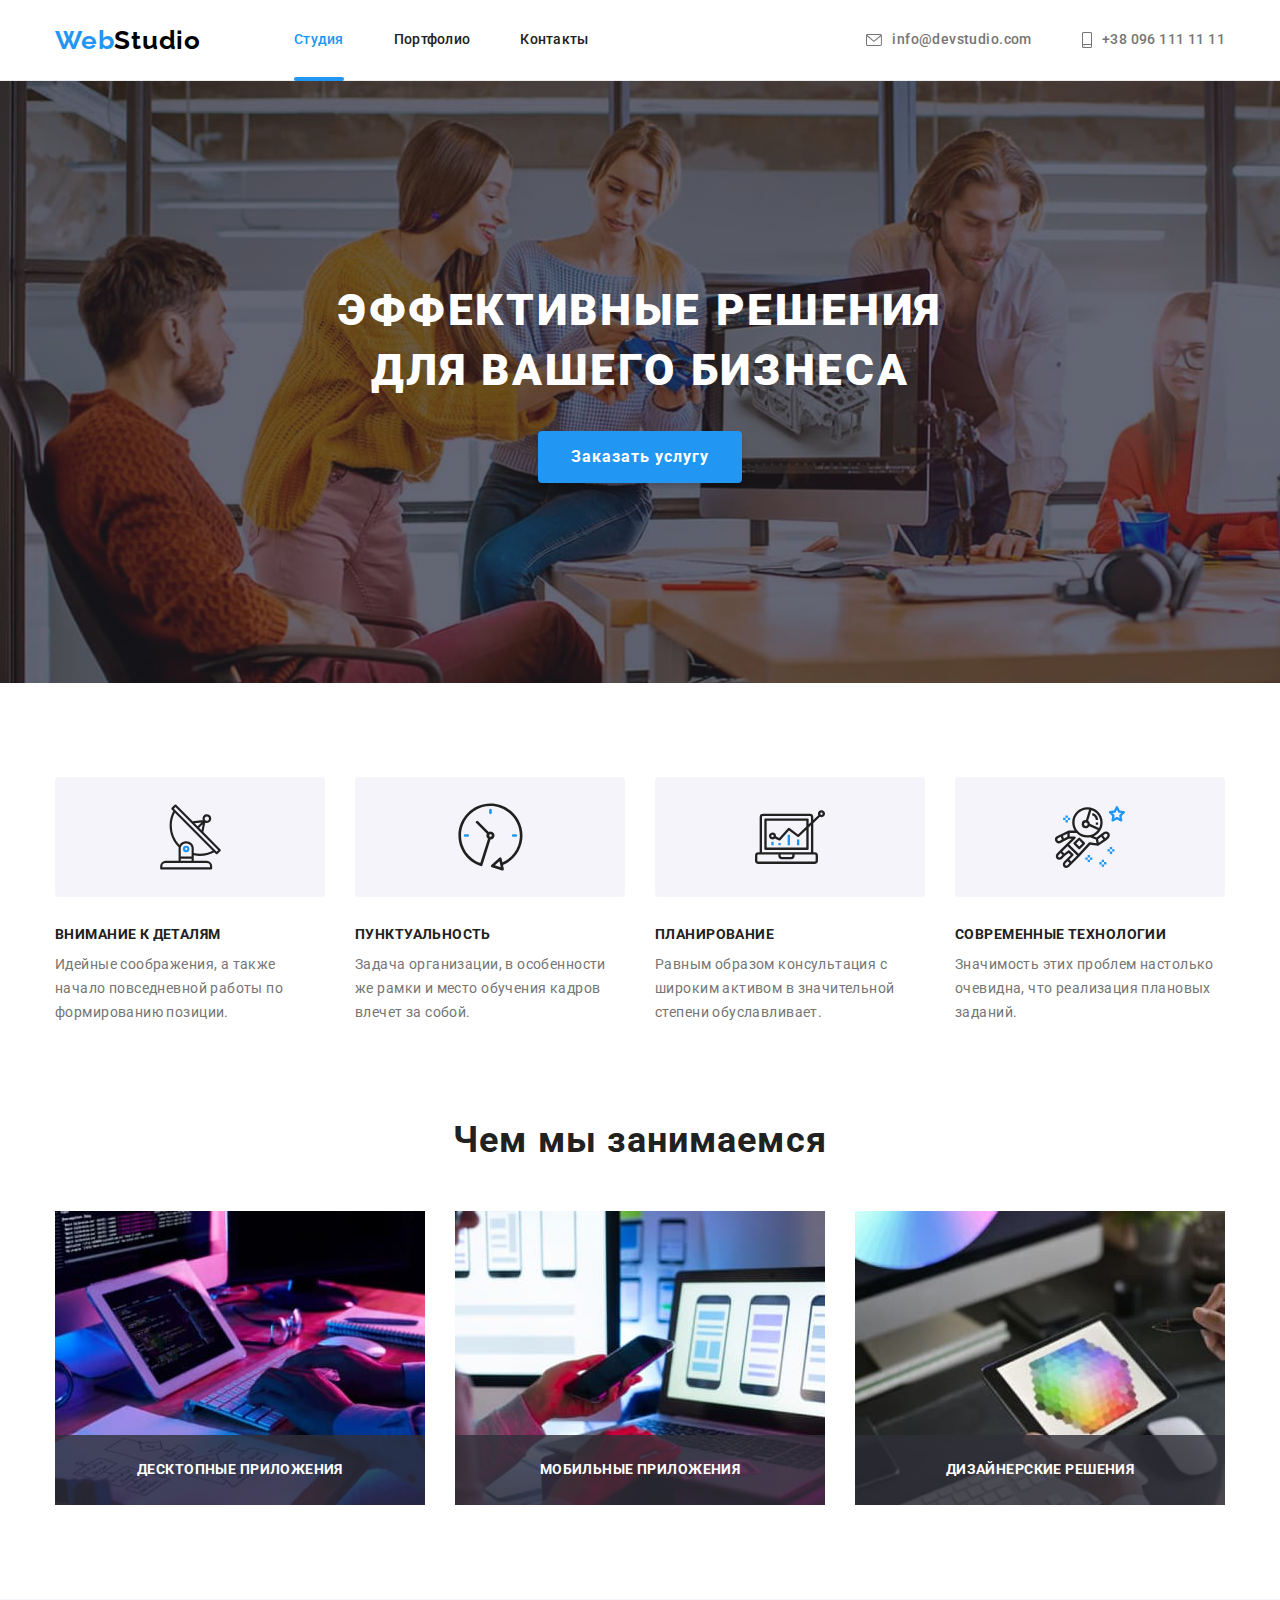
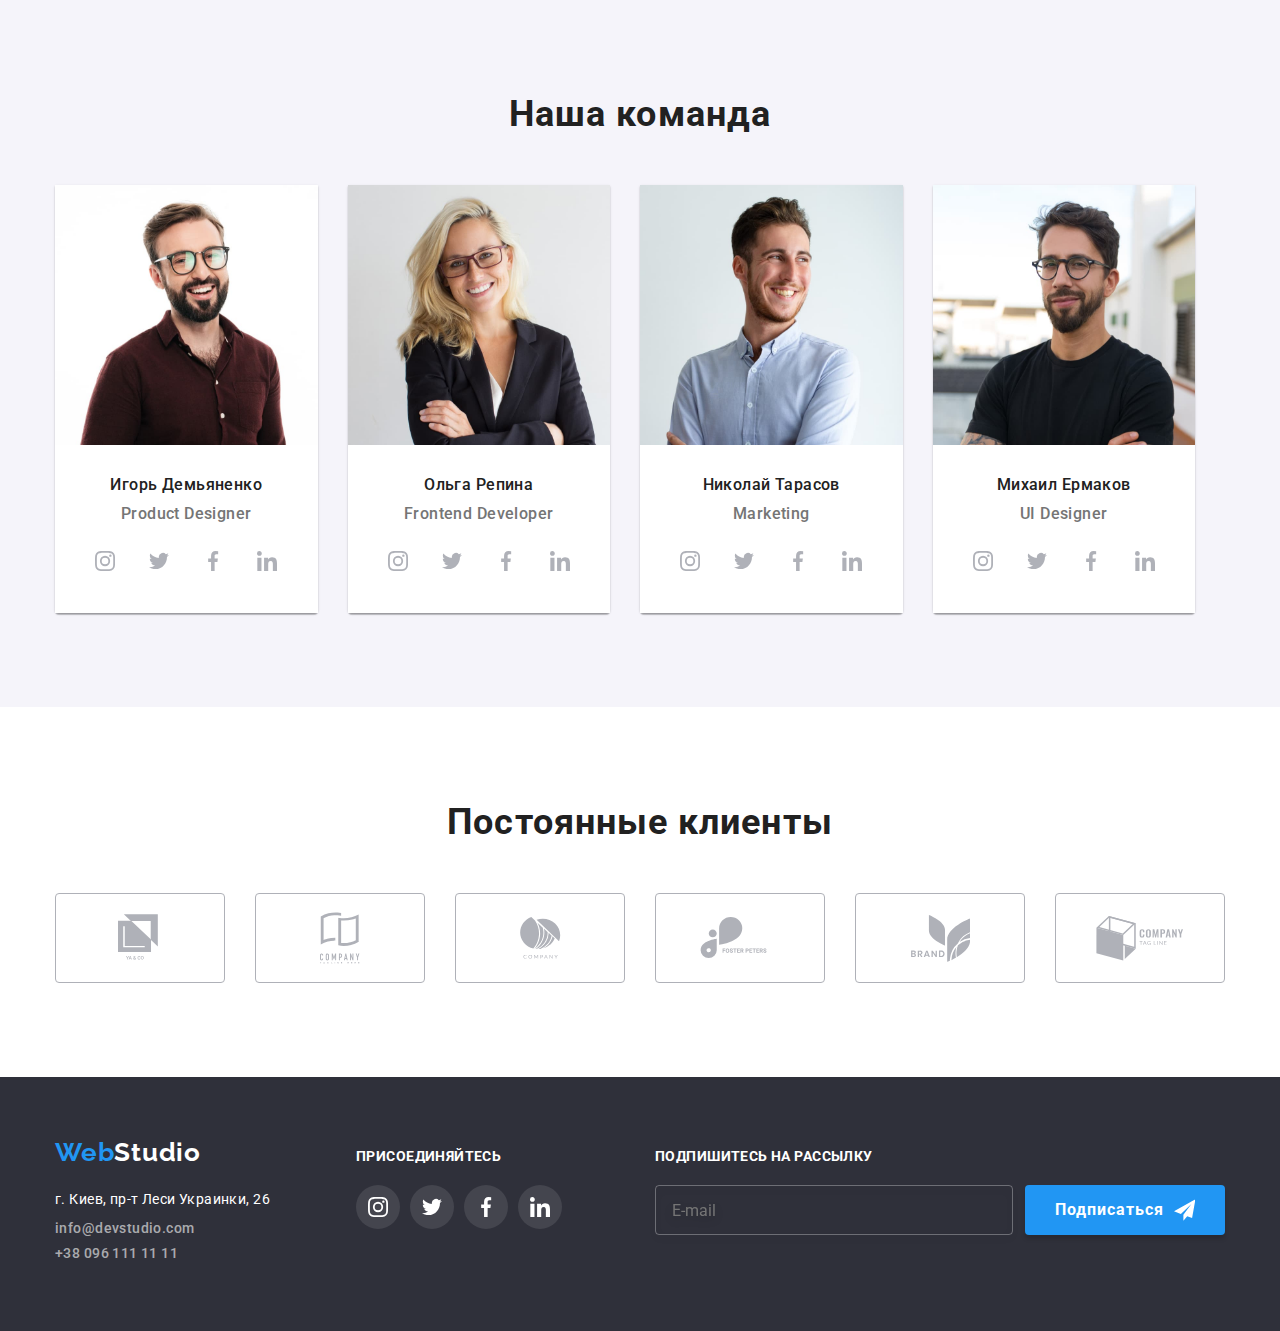
<file: index.html>
<!DOCTYPE html>
<html lang="ru">
  <head>
    <meta charset="UTF-8" />
    <meta name="viewport" content="width=device-width, initial-scale=1.0" />
    <title>WebStudio</title>
    <link
      href="https://fonts.googleapis.com/css2?family=Raleway:wght@700&family=Roboto:wght@400;500;700;900&display=swap"
      rel="stylesheet"
    />
    <link rel="stylesheet" href="./css/modern-normalize.css" />
    <link rel="stylesheet" href="./css/style.css" />
  </head>
  <body>
    <!-- Верхняя линия -->
    <header class="header">
      <div class="container">
        <div class="header-nav">
          <nav class="navigation">
            <a class="main-logo" href="./index.html">
              <span class="first-part">Web</span
              ><span class="second-part">Studio</span>
            </a>
            <ul class="nav-list list">
              <li class="nav-list-item">
                <a class="nav-link current" href="./index.html">Студия</a>
              </li>
              <li class="nav-list-item">
                <a class="nav-link" href="./portfolio.html">Портфолио</a>
              </li>
              <li class="nav-list-item">
                <a class="nav-link" href="">Контакты</a>
              </li>
            </ul>
          </nav>
          <ul class="adress-list list">
            <li class="adress-list-item">
              <a class="info-link mail" href="mailto:info@devstudio.com"
                ><svg class="icon" width="16" height="12">
                  <use href="./images/sprite.svg#icon-mail"></use>
                </svg>
                info@devstudio.com
              </a>
            </li>
            <li class="adress-list-item">
              <a class="info-link telephone" href="tel:+380961111111">
                <svg class="icon" width="10" height="16">
                  <use href="./images/sprite.svg#icon-phone"></use>
                </svg>
                +38 096 111 11 11
              </a>
            </li>
          </ul>
        </div>
      </div>
    </header>
    <main>
      <!-- Шапка -->
      <section class="hero">
        <div class="container">
          <h1 class="main-heading">
            Эффективные решения<br />
            для вашего бизнеса
          </h1>
          <button class="hero-btn" type="button" data-modal-open>
            Заказать услугу
          </button>
        </div>
      </section>
      <!-- Особенности -->
      <section class="features">
        <div class="container">
          <ul class="features-list list">
            <li class="features-list-item">
              <div class="features-icon">
                <svg class="icon" width="65" height="70">
                  <use href="./images/sprite.svg#icon-antenna"></use>
                </svg>
              </div>
              <h2 class="features-heading">Внимание к деталям</h2>
              <p class="features-text">
                Идейные соображения, а также начало повседневной работы по
                формированию позиции.
              </p>
            </li>
            <li class="features-list-item">
              <div class="features-icon">
                <svg class="icon" width="67" height="70">
                  <use href="./images/sprite.svg#icon-clock"></use>
                </svg>
              </div>
              <h2 class="features-heading">Пунктуальность</h2>
              <p class="features-text">
                Задача организации, в особенности же рамки и место обучения
                кадров влечет за собой.
              </p>
            </li>
            <li class="features-list-item">
              <div class="features-icon">
                <svg class="icon" width="70" height="70">
                  <use href="./images/sprite.svg#icon-diagram"></use>
                </svg>
              </div>
              <h2 class="features-heading">Планирование</h2>
              <p class="features-text">
                Равным образом консультация с широким активом в значительной
                степени обуславливает.
              </p>
            </li>
            <li class="features-list-item">
              <div class="features-icon">
                <svg class="icon" width="70" height="70">
                  <use href="./images/sprite.svg#icon-astronaut"></use>
                </svg>
              </div>
              <h2 class="features-heading">Современные технологии</h2>
              <p class="features-text">
                Значимость этих проблем настолько очевидна, что реализация
                плановых заданий.
              </p>
            </li>
          </ul>
        </div>
      </section>
      <!-- Чем мы занимемся -->
      <section class="work">
        <div class="container">
          <h2 class="work-heading">Чем мы занимаемся</h2>
          <ul class="work-list list">
            <li class="work-list-item">
              <img
                src="./images/img1.jpg"
                width="370"
                height="294"
                alt="Рабочее место программиста1"
              />
              <div class="work-list-overlay">
                <p class="work-thumb-text">Десктопные приложения</p>
              </div>
            </li>
            <li class="work-list-item">
              <img
                src="./images/img2.jpg"
                width="370"
                height="294"
                alt="Рабочее место программиста2"
              />
              <div class="work-list-overlay">
                <p class="work-thumb-text">Мобильные приложения</p>
              </div>
            </li>
            <li class="work-list-item">
              <img
                src="images/img3.jpg"
                width="370"
                height="294"
                alt="Рабочее место программиста3"
              />
              <div class="work-list-overlay">
                <p class="work-thumb-text">Дизайнерские решения</p>
              </div>
            </li>
          </ul>
        </div>
      </section>
      <!-- Наша команда -->
      <section class="team">
        <div class="container">
          <h2 class="team-heading">Наша команда</h2>
          <ul class="team-list list">
            <li class="team-list-item">
              <img
                src="./images/stuff1.jpg"
                width="270"
                height="260"
                alt="Игорь Демьяненко"
              />
              <div class="info-container">
                <h3 class="team-names">Игорь Демьяненко</h3>
                <p class="team-position">Product Designer</p>
                <ul class="social list">
                  <li class="item">
                    <a class="social-link" target="_blank" href="#"
                      ><svg class="icon" width="20" height="20">
                        <use href="./images/sprite.svg#icon-instagram"></use>
                      </svg>
                    </a>
                  </li>
                  <li class="item">
                    <a class="social-link" target="_blank" href="#"
                      ><svg class="icon" width="20" height="20">
                        <use href="./images/sprite.svg#icon-twitter"></use>
                      </svg>
                    </a>
                  </li>
                  <li class="item">
                    <a class="social-link" target="_blank" href="#"
                      ><svg class="icon" width="20" height="20">
                        <use href="./images/sprite.svg#icon-facebook"></use>
                      </svg>
                    </a>
                  </li>
                  <li class="item">
                    <a class="social-link" target="_blank" href="#"
                      ><svg class="icon" width="20" height="20">
                        <use href="./images/sprite.svg#icon-linkedin"></use>
                      </svg>
                    </a>
                  </li>
                </ul>
              </div>
            </li>
            <li class="team-list-item">
              <img
                src="./images/stuff2.jpg"
                width="270"
                height="260"
                alt="Ольга Репина"
              />
              <div class="info-container">
                <h3 class="team-names">Ольга Репина</h3>
                <p class="team-position">Frontend Developer</p>
                <ul class="social list">
                  <li class="item">
                    <a class="social-link" target="_blank" href="#">
                      <svg class="icon" width="20" height="20">
                        <use href="./images/sprite.svg#icon-instagram"></use>
                      </svg>
                    </a>
                  </li>
                  <li class="item">
                    <a class="social-link" target="_blank" href="#">
                      <svg class="icon" width="20" height="20">
                        <use href="./images/sprite.svg#icon-twitter"></use>
                      </svg>
                    </a>
                  </li>
                  <li class="item">
                    <a class="social-link" target="_blank" href="#">
                      <svg class="icon" width="20" height="20">
                        <use href="./images/sprite.svg#icon-facebook"></use>
                      </svg>
                    </a>
                  </li>
                  <li class="item">
                    <a class="social-link" target="_blank" href="#">
                      <svg class="icon" width="20" height="20">
                        <use href="./images/sprite.svg#icon-linkedin"></use>
                      </svg>
                    </a>
                  </li>
                </ul>
              </div>
            </li>
            <li class="team-list-item">
              <img
                src="./images/stuff3.jpg"
                width="270"
                height="260"
                alt="Николай Тарасов"
              />
              <div class="info-container">
                <h3 class="team-names">Николай Тарасов</h3>
                <p class="team-position">Marketing</p>
                <ul class="social list">
                  <li class="item">
                    <a class="social-link" target="_blank" href="#">
                      <svg class="icon" width="20" height="20">
                        <use href="./images/sprite.svg#icon-instagram"></use>
                      </svg>
                    </a>
                  </li>
                  <li class="item">
                    <a class="social-link" target="_blank" href="#">
                      <svg class="icon" width="20" height="20">
                        <use href="./images/sprite.svg#icon-twitter"></use>
                      </svg>
                    </a>
                  </li>
                  <li class="item">
                    <a class="social-link" target="_blank" href="#">
                      <svg class="icon" width="20" height="20">
                        <use href="./images/sprite.svg#icon-facebook"></use>
                      </svg>
                    </a>
                  </li>
                  <li class="item">
                    <a class="social-link" target="_blank" href="#">
                      <svg class="icon" width="20" height="20">
                        <use href="./images/sprite.svg#icon-linkedin"></use>
                      </svg>
                    </a>
                  </li>
                </ul>
              </div>
            </li>
            <li class="team-list-item">
              <img
                src="./images/stuff4.jpg"
                width="270"
                height="260"
                alt="Михаил Ермаков"
              />
              <div class="info-container">
                <h3 class="team-names">Михаил Ермаков</h3>
                <p class="team-position">UI Designer</p>
                <ul class="social list">
                  <li class="item">
                    <a class="social-link" target="_blank" href="#">
                      <svg class="icon" width="20" height="20">
                        <use href="./images/sprite.svg#icon-instagram"></use>
                      </svg>
                    </a>
                  </li>
                  <li class="item">
                    <a class="social-link" target="_blank" href="#">
                      <svg class="icon" width="20" height="20">
                        <use href="./images/sprite.svg#icon-twitter"></use>
                      </svg>
                    </a>
                  </li>
                  <li class="item">
                    <a class="social-link" target="_blank" href="#">
                      <svg class="icon" width="20" height="20">
                        <use href="./images/sprite.svg#icon-facebook"></use>
                      </svg>
                    </a>
                  </li>
                  <li class="item">
                    <a class="social-link" target="_blank" href="#">
                      <svg class="icon" width="20" height="20">
                        <use href="./images/sprite.svg#icon-linkedin"></use>
                      </svg>
                    </a>
                  </li>
                </ul>
              </div>
            </li>
          </ul>
        </div>
      </section>
      <!-- Клиенты -->
      <section class="clients">
        <div class="container">
          <h2 class="clients-heading">Постоянные клиенты</h2>
          <ul class="clients-list list">
            <li class="item">
              <div class="clients-logo">
                <a class="clients-link" href="#">
                  <svg class="icon" width="44" height="49">
                    <use href="./images/sprite.svg#icon-logo1"></use>
                  </svg>
                </a>
              </div>
            </li>
            <li class="item">
              <div class="clients-logo">
                <a class="clients-link" href="#">
                  <svg class="icon" width="40" height="52">
                    <use href="./images/sprite.svg#icon-logo2"></use>
                  </svg>
                </a>
              </div>
            </li>
            <li class="item">
              <div class="clients-logo">
                <a class="clients-link" href="#">
                  <svg class="icon" width="41" height="42">
                    <use href="./images/sprite.svg#icon-logo3"></use>
                  </svg>
                </a>
              </div>
            </li>
            <li class="item">
              <div class="clients-logo">
                <a class="clients-link" href="#">
                  <svg class="icon" width="80" height="42">
                    <use href="./images/sprite.svg#icon-logo4"></use>
                  </svg>
                </a>
              </div>
            </li>
            <li class="item">
              <div class="clients-logo">
                <a class="clients-link" href="#">
                  <svg class="icon" width="59" height="47">
                    <use href="./images/sprite.svg#icon-logo5"></use>
                  </svg>
                </a>
              </div>
            </li>
            <li class="item">
              <div class="clients-logo">
                <a class="clients-link" href="#">
                  <svg class="icon" width="88" height="45">
                    <use href="./images/sprite.svg#icon-logo6"></use>
                  </svg>
                </a>
              </div>
            </li>
          </ul>
        </div>
      </section>
    </main>
    <!-- Подвал -->
    <footer class="footer">
      <div class="container footer-box">
        <div class="adress-box">
          <a class="main-logo footer-logo" href="./index.html">
            <span class="first-part">Web</span
            ><span class="second-part-footer">Studio</span>
          </a>
          <p class="adress">г. Киев, пр-т Леси Украинки, 26</p>
          <p class="adress-link">
            <a class="contact" href="mailto:info@devstudio.com"
              >info@devstudio.com
            </a>
          </p>
          <p class="adress-link">
            <a class="contact" href="tel:+380961111111">+38 096 111 11 11</a>
          </p>
        </div>
        <div class="social-box">
          <h2 class="social-box-title">присоединяйтесь</h2>
          <ul class="social list">
            <li class="item">
              <a class="social-link" target="_blank" href="#"
                ><svg class="icon" width="20" height="20">
                  <use href="./images/sprite.svg#icon-instagram"></use>
                </svg>
              </a>
            </li>
            <li class="item">
              <a class="social-link" target="_blank" href="#"
                ><svg class="icon" width="20" height="20">
                  <use href="./images/sprite.svg#icon-twitter"></use>
                </svg>
              </a>
            </li>
            <li class="item">
              <a class="social-link" target="_blank" href="#">
                <svg class="icon" width="20" height="20">
                  <use href="./images/sprite.svg#icon-facebook"></use>
                </svg>
              </a>
            </li>
            <li class="item">
              <a class="social-link" target="_blank" href="#">
                <svg class="icon" width="20" height="20">
                  <use href="./images/sprite.svg#icon-linkedin"></use>
                </svg>
              </a>
            </li>
          </ul>
        </div>
        <div class="subscribe-box">
          <p class="subscribe-title">Подпишитесь на рассылку</p>
          <form class="subscribe-form">
            <input
              class="subscribe-input"
              type="text"
              id="subscribe"
              name="subscribe"
              placeholder="E-mail"
            />
            <button class="subscribe-btn" type="submit">
              Подписаться
              <svg class="icon" width="24" height="24">
                <use href="./images/sprite.svg#icon-send"></use>
              </svg>
            </button>
          </form>
        </div>
      </div>
    </footer>
    <div class="backdrop is-hidden" data-modal>
      <div class="modal">
        <button class="modal-close-btn" type="button" data-modal-close>
          <svg class="icon" width="11" height="11">
            <use href="./images/sprite.svg#icon-vector"></use>
          </svg>
        </button>
        <div class="modal-container">
          <p class="modal-title">Оставьте свои данные, мы вам перезвоним</p>
          <form class="modal-form">
            <label class="modal-label">
              <span class="modal-label-text">Имя</span>
              <input class="modal-input" type="text" name="info" />
              <svg class="modal-input-icon" width="18" height="18">
                <use href="./images/sprite.svg#icon-person-black"></use>
              </svg>
            </label>
            <label class="modal-label">
              <span class="modal-label-text">Телефон</span>
              <input class="modal-input" type="tel" name="info" />
              <svg class="modal-input-icon" width="18" height="18">
                <use href="./images/sprite.svg#icon-phone-black"></use>
              </svg>
            </label>
            <label class="modal-label">
              <span class="modal-label-text">Почта</span>
              <input class="modal-input" type="email" name="info" />
              <svg class="modal-input-icon" width="18" height="18">
                <use href="./images/sprite.svg#icon-email-black"></use>
              </svg>
            </label>
            <label class="modal-label">
              <span class="modal-label-text">Комментарий</span>
              <textarea
                class="modal-input textarea"
                name="info"
                cols="30"
                rows="6"
                placeholder="Введите текст"
              ></textarea>
            </label>
            <label class="policy-label"
              ><input class="policy-input" type="checkbox" name="info" />
              <span class="policy-checkbox"></span>
              <span class="policy-text"
                >Соглашаюсь с рассылкой и принимаю
                <a class="policy-link" href="#" target="_blank">
                  Условия договора
                </a>
              </span>
            </label>
            <button class="modal-submit-btn" type="submit">Отправить</button>
          </form>
        </div>
      </div>
    </div>
    <script src="./js/modal.js"></script>
  </body>
</html>
</file>
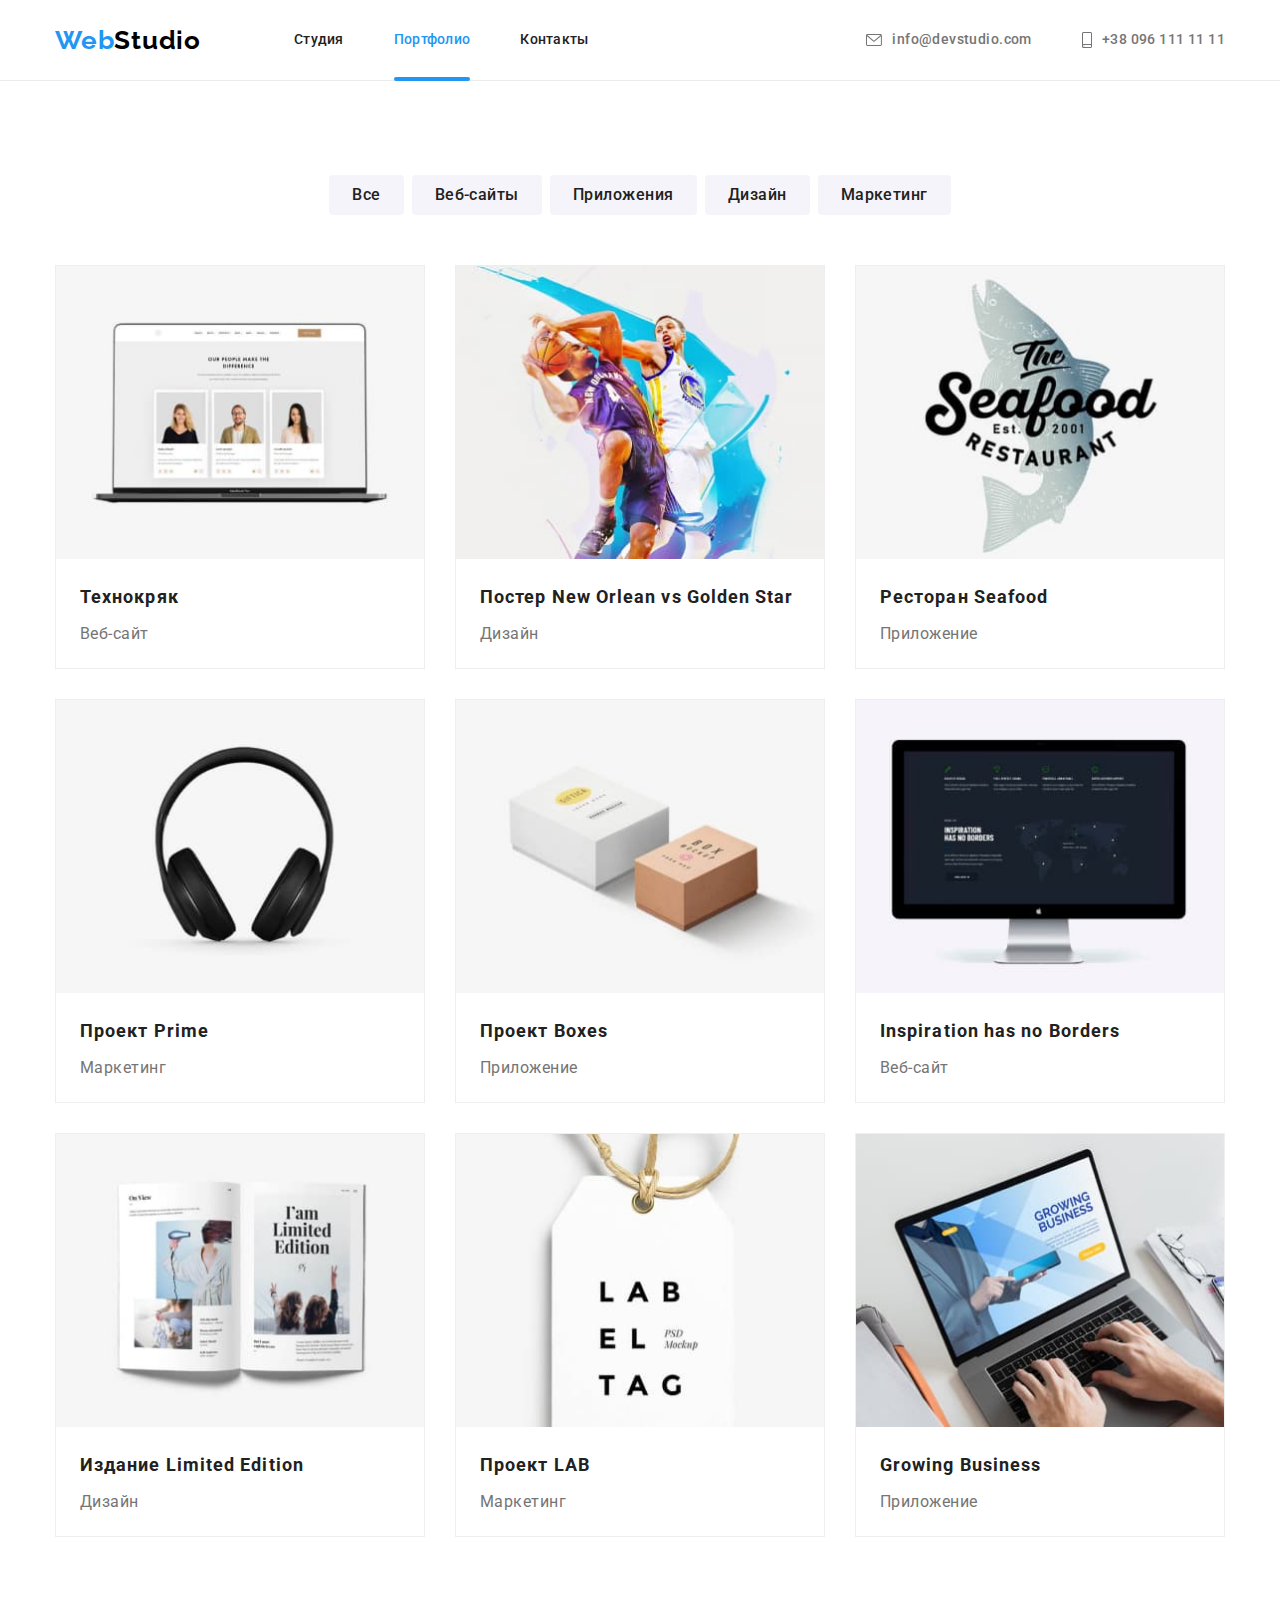
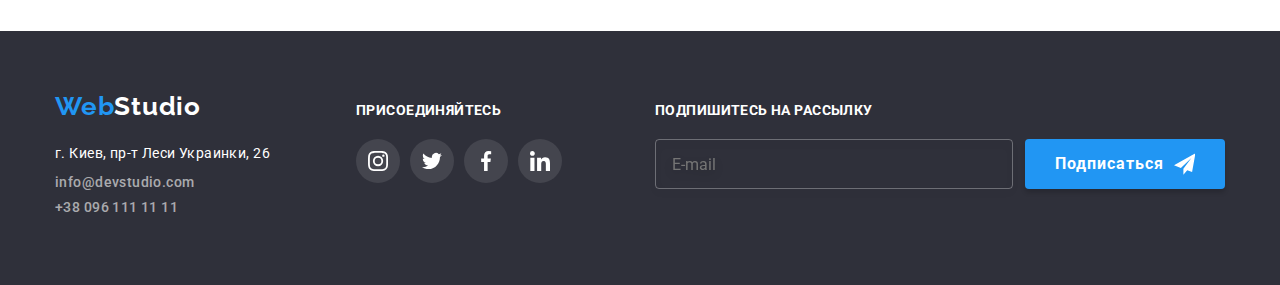
<file: portfolio.html>
<!DOCTYPE html>
<html lang="ru">
  <head>
    <meta charset="UTF-8" />
    <meta name="viewport" content="width=device-width, initial-scale=1.0" />
    <title>Портфолио</title>
    <link
      href="https://fonts.googleapis.com/css2?family=Raleway:wght@700&family=Roboto:wght@400;500;700;900&display=swap"
      rel="stylesheet"
    />
    <link rel="stylesheet" href="./css/modern-normalize.css" />
    <link rel="stylesheet" href="./css/style.css" />
  </head>

  <body>
    <!-- Верхняя линия -->
    <header class="header">
      <div class="container">
        <div class="header-nav">
          <nav class="navigation">
            <a class="main-logo" href="./index.html"
              ><span class="first-part">Web</span
              ><span class="second-part">Studio</span></a
            >
            <ul class="nav-list list">
              <li class="nav-list-item">
                <a class="nav-link" href="./index.html">Студия</a>
              </li>
              <li class="nav-list-item">
                <a class="nav-link current" href="./portfolio.html"
                  >Портфолио</a
                >
              </li>
              <li class="nav-list-item">
                <a class="nav-link" href="">Контакты</a>
              </li>
            </ul>
          </nav>
          <ul class="adress-list list">
            <li class="adress-list-item">
              <a class="info-link mail" href="mailto:info@devstudio.com"
                ><svg class="icon" width="16" height="12">
                  <use href="./images/sprite.svg#icon-mail"></use>
                </svg>
                info@devstudio.com</a
              >
            </li>
            <li class="adress-list-item">
              <a class="info-link telephone" href="tel:+380961111111"
                ><svg class="icon" width="10" height="16">
                  <use href="./images/sprite.svg#icon-phone"></use>
                </svg>
                +38 096 111 11 11</a
              >
            </li>
          </ul>
        </div>
      </div>
    </header>
    <main>
      <section class="portfolio">
        <div class="container">
          <h1 class="logic-title">
            &quot;Логический заголовок &lpar;типа он тут есть&rpar;&quot;
          </h1>
          <ul class="filter list">
            <li class="filter-item">
              <button class="filter-btn" type="button">Все</button>
            </li>
            <li class="filter-item">
              <button class="filter-btn" type="button">Веб-сайты</button>
            </li>
            <li class="filter-item">
              <button class="filter-btn" type="button">Приложения</button>
            </li>
            <li class="filter-item">
              <button class="filter-btn" type="button">Дизайн</button>
            </li>
            <li class="filter-item">
              <button class="filter-btn" type="button">Маркетинг</button>
            </li>
          </ul>
          <ul class="projects list">
            <li class="projects-item">
              <div class="projects-thumb">
                <img src="./images/photo1.jpg" alt="Компьютер" />
                <div class="projects-thumb-overlay">
                  <p class="projects-thumb-text">
                    Технокряк это современная площадка распространения
                    коронавируса. Компании используют эту платформу для
                    цифрового шпионажа и атак на защищённые сервера конкурентов.
                  </p>
                </div>
              </div>
              <div class="projects-item-footer">
                <h2 class="projects-title">Технокряк</h2>
                <p class="projects-name">Веб-сайт</p>
              </div>
            </li>
            <li class="projects-item">
              <div class="projects-thumb">
                <img src="./images/photo2.jpg" alt="Баскетболисты" />
                <div class="projects-thumb-overlay">
                  <p class="projects-thumb-text">
                    Технокряк это современная площадка распространения
                    коронавируса. Компании используют эту платформу для
                    цифрового шпионажа и атак на защищённые сервера конкурентов.
                  </p>
                </div>
              </div>
              <div class="projects-item-footer">
                <h2 class="projects-title">Постер New Orlean vs Golden Star</h2>
                <p class="projects-name">Дизайн</p>
              </div>
            </li>
            <li class="projects-item">
              <div class="projects-thumb">
                <img src="./images/photo3.jpg" alt="Логотип ресторана" />
                <div class="projects-thumb-overlay">
                  <p class="projects-thumb-text">
                    Технокряк это современная площадка распространения
                    коронавируса. Компании используют эту платформу для
                    цифрового шпионажа и атак на защищённые сервера конкурентов.
                  </p>
                </div>
              </div>
              <div class="projects-item-footer">
                <h2 class="projects-title">Ресторан Seafood</h2>
                <p class="projects-name">Приложение</p>
              </div>
            </li>
            <li class="projects-item">
              <div class="projects-thumb">
                <img src="./images/photo4.jpg" alt="Наушники" />
                <div class="projects-thumb-overlay">
                  <p class="projects-thumb-text">
                    Технокряк это современная площадка распространения
                    коронавируса. Компании используют эту платформу для
                    цифрового шпионажа и атак на защищённые сервера конкурентов.
                  </p>
                </div>
              </div>
              <div class="projects-item-footer">
                <h2 class="projects-title">Проект Prime</h2>
                <p class="projects-name">Маркетинг</p>
              </div>
            </li>
            <li class="projects-item">
              <div class="projects-thumb">
                <img src="./images/photo5.jpg" alt="Две коробки" />
                <div class="projects-thumb-overlay">
                  <p class="projects-thumb-text">
                    Технокряк это современная площадка распространения
                    коронавируса. Компании используют эту платформу для
                    цифрового шпионажа и атак на защищённые сервера конкурентов.
                  </p>
                </div>
              </div>
              <div class="projects-item-footer">
                <h2 class="projects-title">Проект Boxes</h2>
                <p class="projects-name">Приложение</p>
              </div>
            </li>
            <li class="projects-item">
              <div class="projects-thumb">
                <img src="./images/photo6.jpg" alt="Монитор" />
                <div class="projects-thumb-overlay">
                  <p class="projects-thumb-text">
                    Технокряк это современная площадка распространения
                    коронавируса. Компании используют эту платформу для
                    цифрового шпионажа и атак на защищённые сервера конкурентов.
                  </p>
                </div>
              </div>
              <div class="projects-item-footer">
                <h2 class="projects-title">Inspiration has no Borders</h2>
                <p class="projects-name">Веб-сайт</p>
              </div>
            </li>
            <li class="projects-item">
              <div class="projects-thumb">
                <img src="./images/photo7.jpg" alt="Журнал" />
                <div class="projects-thumb-overlay">
                  <p class="projects-thumb-text">
                    Технокряк это современная площадка распространения
                    коронавируса. Компании используют эту платформу для
                    цифрового шпионажа и атак на защищённые сервера конкурентов.
                  </p>
                </div>
              </div>
              <div class="projects-item-footer">
                <h2 class="projects-title">Издание Limited Edition</h2>
                <p class="projects-name">Дизайн</p>
              </div>
            </li>
            <li class="projects-item">
              <div class="projects-thumb">
                <img src="./images/photo8.jpg" alt="Бирка" />
                <div class="projects-thumb-overlay">
                  <p class="projects-thumb-text">
                    Технокряк это современная площадка распространения
                    коронавируса. Компании используют эту платформу для
                    цифрового шпионажа и атак на защищённые сервера конкурентов.
                  </p>
                </div>
              </div>
              <div class="projects-item-footer">
                <h2 class="projects-title">Проект LAB</h2>
                <p class="projects-name">Маркетинг</p>
              </div>
            </li>
            <li class="projects-item">
              <div class="projects-thumb">
                <img src="./images/photo9.jpg" alt="Работа за ноутбуком" />
                <div class="projects-thumb-overlay">
                  <p class="projects-thumb-text">
                    Технокряк это современная площадка распространения
                    коронавируса. Компании используют эту платформу для
                    цифрового шпионажа и атак на защищённые сервера конкурентов.
                  </p>
                </div>
              </div>
              <div class="projects-item-footer">
                <h2 class="projects-title">Growing Business</h2>
                <p class="projects-name">Приложение</p>
              </div>
            </li>
          </ul>
        </div>
      </section>
    </main>
    <!-- Подвал -->
    <footer class="footer">
      <div class="container footer-box">
        <div class="adress-box">
          <a class="main-logo footer-logo" href="./index.html">
            <span class="first-part">Web</span
            ><span class="second-part-footer">Studio</span>
          </a>
          <p class="adress">г. Киев, пр-т Леси Украинки, 26</p>
          <p class="adress-link">
            <a class="contact" href="mailto:info@devstudio.com"
              >info@devstudio.com
            </a>
          </p>
          <p class="adress-link">
            <a class="contact" href="tel:+380961111111">+38 096 111 11 11</a>
          </p>
        </div>
        <div class="social-box">
          <h2 class="social-box-title">присоединяйтесь</h2>
          <ul class="social list">
            <li class="item">
              <a class="social-link" target="_blank" href="#"
                ><svg class="icon" width="20" height="20">
                  <use href="./images/sprite.svg#icon-instagram"></use>
                </svg>
              </a>
            </li>
            <li class="item">
              <a class="social-link" target="_blank" href="#"
                ><svg class="icon" width="20" height="20">
                  <use href="./images/sprite.svg#icon-twitter"></use>
                </svg>
              </a>
            </li>
            <li class="item">
              <a class="social-link" target="_blank" href="#">
                <svg class="icon" width="20" height="20">
                  <use href="./images/sprite.svg#icon-facebook"></use>
                </svg>
              </a>
            </li>
            <li class="item">
              <a class="social-link" target="_blank" href="#">
                <svg class="icon" width="20" height="20">
                  <use href="./images/sprite.svg#icon-linkedin"></use>
                </svg>
              </a>
            </li>
          </ul>
        </div>
        <div class="subscribe-box">
          <p class="subscribe-title">Подпишитесь на рассылку</p>
          <form class="subscribe-form">
            <input
              class="subscribe-input"
              type="text"
              id="subscribe"
              name="subscribe"
              placeholder="E-mail"
            />
            <button class="subscribe-btn" type="submit">
              Подписаться
              <svg class="icon" width="24" height="24">
                <use href="./images/sprite.svg#icon-send"></use>
              </svg>
            </button>
          </form>
        </div>
      </div>
    </footer>
  </body>
</html>
</file>
<file: css/style.css>
/* Основные цвета */
/* Основной цвет текста #212121*/
/* Вторичный цвет текста  #757575*/
/* Цвет акцента #2196f3*/
/* Основной цвет страницы #ffffff*/
/* Цвет фона футера #2f303a*/
/* Дополнительный черный цвет  #000000*/

:root {
  --main-text-color: #212121;
  --secondary-text-color: #757575;
  --accent-color: #2196f3;
  --main-white-color: #ffffff;
  --secondary-bg-color: #2f303a;
  --standart-black: #000000;
  --btn-main-bg: #f5f4fa;
  --social-icon-color: #afb1b8;
  --timing-function: cubic-bezier(0.4, 0, 0.2, 1);
}

body {
  background-color: var(--main-white-color);
  color: var(--main-text-color);
  font-family: Roboto, sans-serif;
  font-size: 14px;
  line-height: 1.14;
  letter-spacing: 0.03em;
}

h1,
h2,
h3,
h4,
h5,
h6 {
  margin: 0;
}

img {
  display: block;
  max-width: 100%;
}

.container {
  max-width: 1200px;
  margin-left: auto;
  margin-right: auto;
  padding-left: 15px;
  padding-right: 15px;
  /*  outline: 1px solid red; */
}

.list {
  list-style: none;
  margin: 0;
  padding: 0;
}

/* Header */
.header {
  border-bottom: 1px solid #ececec;
}

.header-nav {
  display: flex;
  align-items: center;
  justify-content: space-between;
}

.navigation,
.navigation:focus {
  display: flex;
  align-items: center;
  font-weight: 500;
  letter-spacing: 0.02em;
}

.nav-list {
  display: flex;
}

.nav-list-item:not(:last-child) {
  margin-right: 50px;
}

.nav-link {
  display: inline-flex;
  position: relative;

  padding-top: 32px;
  padding-bottom: 32.5px;

  color: var(--main-text-color);
  font-weight: 500;
  text-decoration: none;
  letter-spacing: 0.02em;
  transition: color 250ms var(--timing-function);
}

.nav-link.current {
  color: var(--accent-color);
}

.nav-link.current::after {
  content: '';
  position: absolute;
  bottom: -1px;

  display: block;
  width: 100%;
  height: 4px;
  background-color: var(--accent-color);
  border-radius: 4px;
  transform: scaleX(1);
}

.nav-link::after {
  content: '';
  position: absolute;
  bottom: -1px;

  display: block;
  width: 100%;
  height: 4px;
  background-color: var(--accent-color);
  border-radius: 4px;
  transform: scaleX(0);
  transition: transform 250ms var(--timing-function);
}

.nav-link:hover,
.nav-link:focus {
  color: var(--accent-color);
}

.nav-link:hover::after,
.nav-link:focus::after {
  transform: scaleX(1);
}

.adress-list {
  display: flex;
}

.adress-list-item:not(:last-child) {
  margin-right: 50px;
}

.info-link {
  display: flex;
  align-items: center;
  color: var(--secondary-text-color);
  font-weight: 500;
  text-decoration: none;
  transition: color 250ms var(--timing-function);
}

.info-link:hover,
.info-link:focus {
  color: var(--accent-color);
}

.icon {
  fill: currentColor;
}

.info-link > .icon {
  margin-right: 10px;
}

/* Logo */
.main-logo,
.main-logo:focus {
  font-family: Raleway, sans-serif;
  font-size: 26px;
  line-height: 1.19;
  font-weight: 700;
  letter-spacing: 0.03em;
  text-decoration: none;
  margin-right: 93px;
}

.first-part {
  color: var(--accent-color);
}

.second-part {
  color: var(--standart-black);
}

.second-part-footer {
  color: var(--main-white-color);
}

/* Hero */
.hero {
  text-align: center;
  padding-top: 200px;
  padding-bottom: 200px;

  color: var(--main-white-color);

  background-color: var(--secondary-bg-color);
  background-image: linear-gradient(
      to right,
      rgba(47, 48, 58, 0.4),
      rgba(47, 48, 58, 0.4)
    ),
    url('../images/hero-bg.jpg');
  background-repeat: no-repeat;
  background-size: cover;
}

.main-heading {
  font-weight: 900;
  font-size: 44px;
  line-height: 1.36;
  letter-spacing: 0.06em;
  text-transform: uppercase;
  margin-bottom: 30px;
}

.hero-btn {
  font-weight: 700;
  font-size: 16px;
  line-height: 1.87;
  letter-spacing: 0.06em;

  padding: 10px 32px;

  color: var(--main-white-color);
  background-color: var(--accent-color);

  border: 1px solid transparent;
  box-shadow: 0px 4px 4px rgba(0, 0, 0, 0.15);
  border-radius: 4px;
  cursor: pointer;
}

.hero-btn:hover {
  animation-name: changeBtnStyle;
  animation-duration: 700ms;
  animation-iteration-count: infinite;
  animation-direction: alternate;
  animation-timing-function: var(--timing-function);
}

@keyframes changeBtnStyle {
  0% {
    color: var(--main-white-color);
    background-color: var(--accent-color);
  }

  100% {
    color: var(--standart-black);
    background-color: var(--main-white-color);
  }
}

/* Features */
.features {
  padding-top: 94px;
  padding-bottom: 94px;
}

.features-list {
  display: flex;
}

.features-list-item:not(:last-child) {
  margin-right: 30px;
}

.features-icon {
  display: flex;
  justify-content: center;
  align-items: center;

  width: 270px;
  height: 120px;
  background-color: var(--btn-main-bg);
  margin-bottom: 30px;
  border-radius: 4px;
}

.features-heading {
  font-weight: 700;
  font-size: 14px;
  line-height: 1.14;
  letter-spacing: 0.03em;
  text-transform: uppercase;
  margin-bottom: 10px;
}

.features-text {
  color: var(--secondary-text-color);
  font-size: 14px;
  line-height: 1.71;
  letter-spacing: 0.03em;
  margin: 0;
}

/* Work */
.work {
  padding-bottom: 94px;
}

.work-heading {
  font-weight: 700;
  font-size: 36px;
  line-height: 1.17;
  letter-spacing: 0.03em;

  margin-bottom: 50px;

  text-align: center;
}

.work-list {
  display: flex;
}

.work-list-item:not(:last-child) {
  margin-right: 30px;
}

.work-list-item {
  position: relative;
}

.work-list-overlay {
  position: absolute;
  bottom: 0;
  left: 0;
  display: flex;
  justify-content: center;
  align-items: center;
  width: 100%;
  height: 70px;
  background-color: rgba(47, 48, 58, 0.8);
}

.work-thumb-text {
  font-weight: 700;
  font-size: 14px;
  line-height: 1.14;
  letter-spacing: 0.03em;
  text-transform: uppercase;

  color: var(--main-white-color);
}

/* Team */
.team {
  padding-top: 94px;
  padding-bottom: 94px;

  background-color: var(--btn-main-bg);
}

.team-list {
  display: flex;
}

.info-container {
  padding-top: 30px;
  padding-bottom: 30px;
  background-color: var(--main-white-color);
}

.team-heading {
  font-weight: 700;
  font-size: 36px;
  line-height: 1.17;
  letter-spacing: 0.03em;

  margin-bottom: 50px;

  text-align: center;
}

.team-list-item {
  margin-right: 30px;

  box-shadow: 0px 1px 3px rgba(0, 0, 0, 0.12), 0px 1px 1px rgba(0, 0, 0, 0.14),
    0px 2px 1px rgba(0, 0, 0, 0.2);
  border-radius: 0px 0px 4px 4px;
}

.team-names {
  font-weight: 500;
  font-size: 16px;
  line-height: 1.19;

  text-align: center;
}

.team-position {
  color: var(--secondary-text-color);
  font-weight: 500;
  font-size: 16px;
  line-height: 1.19;

  text-align: center;
  margin-top: 10px;
  margin-bottom: 16px;
}

.social {
  display: flex;
  justify-content: center;
}

.social > .item:not(:last-child) {
  margin-right: 10px;
}

.social-link {
  color: var(--social-icon-color);
  display: inline-flex;
  justify-content: center;
  align-items: center;
  width: 44px;
  height: 44px;

  border-radius: 50%;
  transition: color 250ms var(--timing-function),
    background-color 250ms var(--timing-function);
}

.social-link:hover,
.social-link:focus {
  color: var(--main-white-color);
  background-color: var(--accent-color);
}

.social-link > .icon {
  margin: 0;
}

/* Clients */

.clients {
  padding-top: 94px;
  padding-bottom: 94px;
}

.clients-heading {
  font-weight: 700;
  font-size: 36px;
  line-height: 1.17;
  letter-spacing: 0.03em;

  margin-bottom: 50px;

  text-align: center;
}

.clients-list {
  display: flex;
  justify-content: space-between;
}

.clients-list > .item {
  width: calc((100% - 150) / 6);
}
.clients-link > .icon {
  margin: 0;
  color: var(--social-icon-color);
  transition: color 250ms var(--timing-function);
}

.clients-link {
  display: inline-flex;
  justify-content: center;
  align-items: center;
  width: 170px;
  height: 90px;
  border: 1px solid var(--social-icon-color);
  border-radius: 4px;
  padding: 20px;
  transition: border 250ms var(--timing-function);
}

.clients-logo:hover > .clients-link .icon {
  color: var(--accent-color);
}

.clients-logo:hover > .clients-link {
  border: 1px solid var(--accent-color);
}

/* Footer */
.footer {
  background-color: var(--secondary-bg-color);
  padding-top: 60px;
  padding-bottom: 60px;
}

.footer-box {
  display: flex;
  align-items: baseline;
}

.adress-box {
  max-width: 231px;
  margin-right: 70px;
}

.footer-logo {
  display: block;
  margin-bottom: 20px;
}

.adress {
  color: var(--main-white-color);
  font-size: 14px;
  line-height: 1.71;
  font-weight: 400;
  letter-spacing: 0.03em;
  margin-top: 0;
  margin-bottom: 9px;
}

.adress-link {
  margin-top: 0;
  margin-bottom: 9px;
}

.contact {
  font-weight: 500;
  color: rgba(255, 255, 255, 0.6);
  text-decoration: none;
}

.social-box {
  display: flex;
  flex-direction: column;
  margin-right: 93px;
}

.social-box-title {
  font-weight: 700;
  font-size: 14px;
  line-height: 1.14;
  text-transform: uppercase;

  color: var(--main-white-color);

  margin-bottom: 20px;
}

.social-box .social-link {
  color: var(--main-white-color);
  background-color: rgba(255, 255, 255, 0.1);
  transition: background-color 250ms var(--timing-function);
}

.social-box .social-link:hover,
.social-box .social-link:focus {
  background-color: var(--accent-color);
}

.subscribe-form {
  display: flex;
}

.subscribe-title {
  margin-top: 0;
  margin-bottom: 20px;
  font-weight: 700;
  font-size: 14px;
  line-height: 1.14;
  text-transform: uppercase;

  color: var(--main-white-color);
}

.subscribe-input {
  display: block;
  width: 358px;
  height: 50px;
  padding: 15px 16px;
  margin-right: 12px;

  font-size: 16px;
  line-height: 1.25;
  color: rgba(255, 255, 255, 0.6);
  background-color: transparent;
  border: 1px solid rgba(255, 255, 255, 0.3);
  filter: drop-shadow(0px 4px 4px rgba(0, 0, 0, 0.15));
  border-radius: 4px;
}

.subscribe-btn {
  display: flex;
  align-items: center;
  padding: 10px 29px;
  width: 200px;
  height: 50px;

  background: var(--accent-color);
  box-shadow: 0px 4px 4px rgba(0, 0, 0, 0.15);
  border: 1px solid transparent;
  border-radius: 4px;

  font-weight: 700;
  font-size: 16px;
  line-height: 1.87;
  letter-spacing: 0.06em;
  color: var(--main-white-color);

  transition: background-color 250ms var(--timing-function),
    color 250ms var(--timing-function);
  cursor: pointer;
}

.subscribe-btn > .icon {
  margin-left: 10px;
}

.subscribe-btn:hover {
  background-color: var(--main-white-color);
  color: var(--standart-black);
}

/* Backdrop + Modal */
.backdrop {
  position: fixed;
  top: 0;
  left: 0;
  width: 100%;
  height: 100%;
  background-color: rgba(0, 0, 0, 0.2);
  opacity: 1;
  transition: opacity 250ms var(--timing-function);
}

.modal {
  position: absolute;
  top: 50%;
  left: 50%;

  height: 586px;
  width: 528px;
  background-color: var(--main-white-color);
  box-shadow: 0px 1px 3px rgba(0, 0, 0, 0.12), 0px 1px 1px rgba(0, 0, 0, 0.14),
    0px 2px 1px rgba(0, 0, 0, 0.2);
  border-radius: 4px;
  transform: translate(-50%, -50%);
  transition: transform 250ms var(--timing-function);
}

.modal-close-btn {
  position: absolute;
  top: 10px;
  right: 10px;

  width: 30px;
  height: 30px;

  padding: 7px 9px;
  background-color: var(--main-white-color);
  border: 1px solid rgba(0, 0, 0, 0.1);
  border-radius: 50%;
  transition: color 250ms var(--timing-function);
}

.modal-close-btn:hover,
.modal-close-btn:focus {
  color: var(--accent-color);
  cursor: pointer;
}

.backdrop.is-hidden {
  opacity: 0;
  pointer-events: none;
  transition: opacity 250ms var(--timing-function);
}

.modal-container {
  display: flex;
  flex-direction: column;
  padding: 40px;
}

.modal-title {
  margin-top: 0;
  margin-bottom: 12px;

  font-weight: 700;
  font-size: 20px;
  line-height: 1.15;
  text-align: center;
  color: var(--main-text-color);
}

.modal-form {
  display: flex;
  flex-direction: column;
}

.modal-label {
  position: relative;
  display: inline-block;
}

.modal-label-text {
  display: block;
  margin-bottom: 4px;

  font-weight: 400;
  font-size: 12px;
  line-height: 1.17;
  letter-spacing: 0.01em;

  color: var(--secondary-text-color);
}

.modal-input-icon {
  position: absolute;
  top: 42%;
  left: 13px;
}

.modal-input {
  width: 100%;
  margin-bottom: 10px;
  padding: 11px 11px 11px 42px;

  border: 1px solid rgba(33, 33, 33, 0.2);
  border-radius: 4px;
}

.modal-input.textarea {
  resize: none;
  padding: 12px 16px;
  margin-bottom: 20px;
}

.modal-input.textarea::placeholder {
  font-weight: 400;
  font-size: 14px;
  line-height: 1.14;
  letter-spacing: 0.01em;

  color: rgba(117, 117, 117, 0.5);
}

.modal-label:focus-within > .modal-input {
  outline-color: var(--accent-color);
}
.modal-label:focus-within > .modal-input-icon {
  fill: var(--accent-color);
}

.policy-label {
  display: flex;
  justify-content: center;
  align-items: center;
  margin-bottom: 30px;
}

.policy-input {
  position: absolute;
  width: 1px;
  height: 1px;
  margin: -1px;
  padding: 0;
  border: 0;
  clip: rect(0 0 0 0);
  overflow: hidden;
}

.policy-text {
  margin-left: 8px;

  font-weight: 400;
  font-size: 14px;
  line-height: 1.71;

  color: var(--secondary-text-color);
}

.policy-link {
  color: var(--accent-color);
}

.policy-checkbox {
  display: inline-block;
  width: 16px;
  height: 15px;
  border: 2px solid var(--main-text-color);
  border-radius: 2px;
}

.policy-input:checked + .policy-checkbox {
  background-color: var(--accent-color);
  background-image: url(../images/check.svg);
  background-origin: border-box;
  background-size: contain;
  border: 2px solid transparent;
}

.modal-submit-btn {
  display: inline-block;
  margin: 0 auto;
  padding: 10px 56px;

  font-weight: 700;
  font-size: 16px;
  line-height: 1.87;
  letter-spacing: 0.06em;

  color: var(--main-white-color);
  background-color: var(--accent-color);
  border: 1px solid transparent;
  box-shadow: 0px 4px 4px rgba(0, 0, 0, 0.15);
  border-radius: 4px;
  cursor: pointer;
  transition: background-color 250ms var(--timing-function);
}

.modal-submit-btn:hover,
.modal-submit-btn:focus {
  background-color: #0c63aa;
}

/* Визуал текста для Портфолио */
.portfolio {
  padding: 94px 0;
}

.logic-title {
  font-size: 0px;
  color: transparent;
}

/* Filter */
.filter {
  display: flex;
  justify-content: center;

  margin-bottom: 50px;
}

.filter-item:not(:last-child) {
  margin-right: 8px;
}

.filter-btn {
  font-weight: 500;
  font-size: 16px;
  line-height: 1.62;
  text-align: center;
  letter-spacing: 0.03em;

  color: var(--main-text-color);
  background-color: var(--btn-main-bg);
  padding: 6px 22px;
  border: 1px solid transparent;
  border-radius: 4px;
  transition: color 250ms var(--timing-function),
    background-color 250ms var(--timing-function),
    box-shadow 250ms var(--timing-function);
}

.filter-btn:hover,
.filter-btn:focus {
  color: var(--main-white-color);
  background-color: var(--accent-color);
  box-shadow: 0px 3px 1px rgba(0, 0, 0, 0.1), 0px 1px 2px rgba(0, 0, 0, 0.08),
    0px 2px 2px rgba(0, 0, 0, 0.12);
}

/* Projects */
.projects {
  display: flex;
  flex-wrap: wrap;
  justify-content: space-between;
}

.projects-item {
  border: 1px solid #eeeeee;
  width: 370px;
  height: 404px;
  margin-bottom: 30px;
  transition: box-shadow 250ms var(--timing-function);
}

.projects-item:hover {
  box-shadow: 0px 1px 1px rgba(0, 0, 0, 0.12), 0px 4px 4px rgba(0, 0, 0, 0.06),
    1px 4px 6px rgba(0, 0, 0, 0.16);
}

.projects-item:nth-last-child(-n + 3) {
  margin-bottom: 0;
}

.projects-thumb {
  position: relative;

  overflow: hidden;
}

.projects-item:hover .projects-thumb::after {
  transform: translateY(0);
  transition: transform 250ms var(--timing-function);
}

.projects-item:hover .projects-thumb-overlay {
  transform: translateY(0);
  transition: transform 250ms var(--timing-function);
}

.projects-thumb::after {
  content: '';
  position: absolute;
  top: 0;
  left: 0;
  display: block;
  width: 100%;
  height: 294px;
  background-color: rgba(33, 150, 243, 0.9);

  transform: translateY(100%);
  transition: transform 250ms var(--timing-function);
}

.projects-thumb-overlay {
  position: absolute;
  top: 0;
  left: 0;
  z-index: 1;
  display: flex;
  justify-content: center;
  align-items: center;

  width: 100%;
  height: 294px;
  padding-left: 24px;
  padding-right: 24px;

  transform: translateY(100%);
  transition: transform 250ms var(--timing-function);
}

.projects-thumb-text {
  font-weight: 400;
  font-size: 18px;
  line-height: 1.56;
  letter-spacing: 0.03em;
  color: var(--main-white-color);
}

.projects-item-footer {
  padding: 20px 24px;
}

.projects-title {
  font-weight: 700;
  font-size: 18px;
  line-height: 2;
  letter-spacing: 0.06em;

  margin-bottom: 4px;
}

.projects-name {
  color: var(--secondary-text-color);
  font-weight: 400;
  font-size: 16px;
  line-height: 1.87;
  letter-spacing: 0.03em;

  margin: 0;
}
</file>
